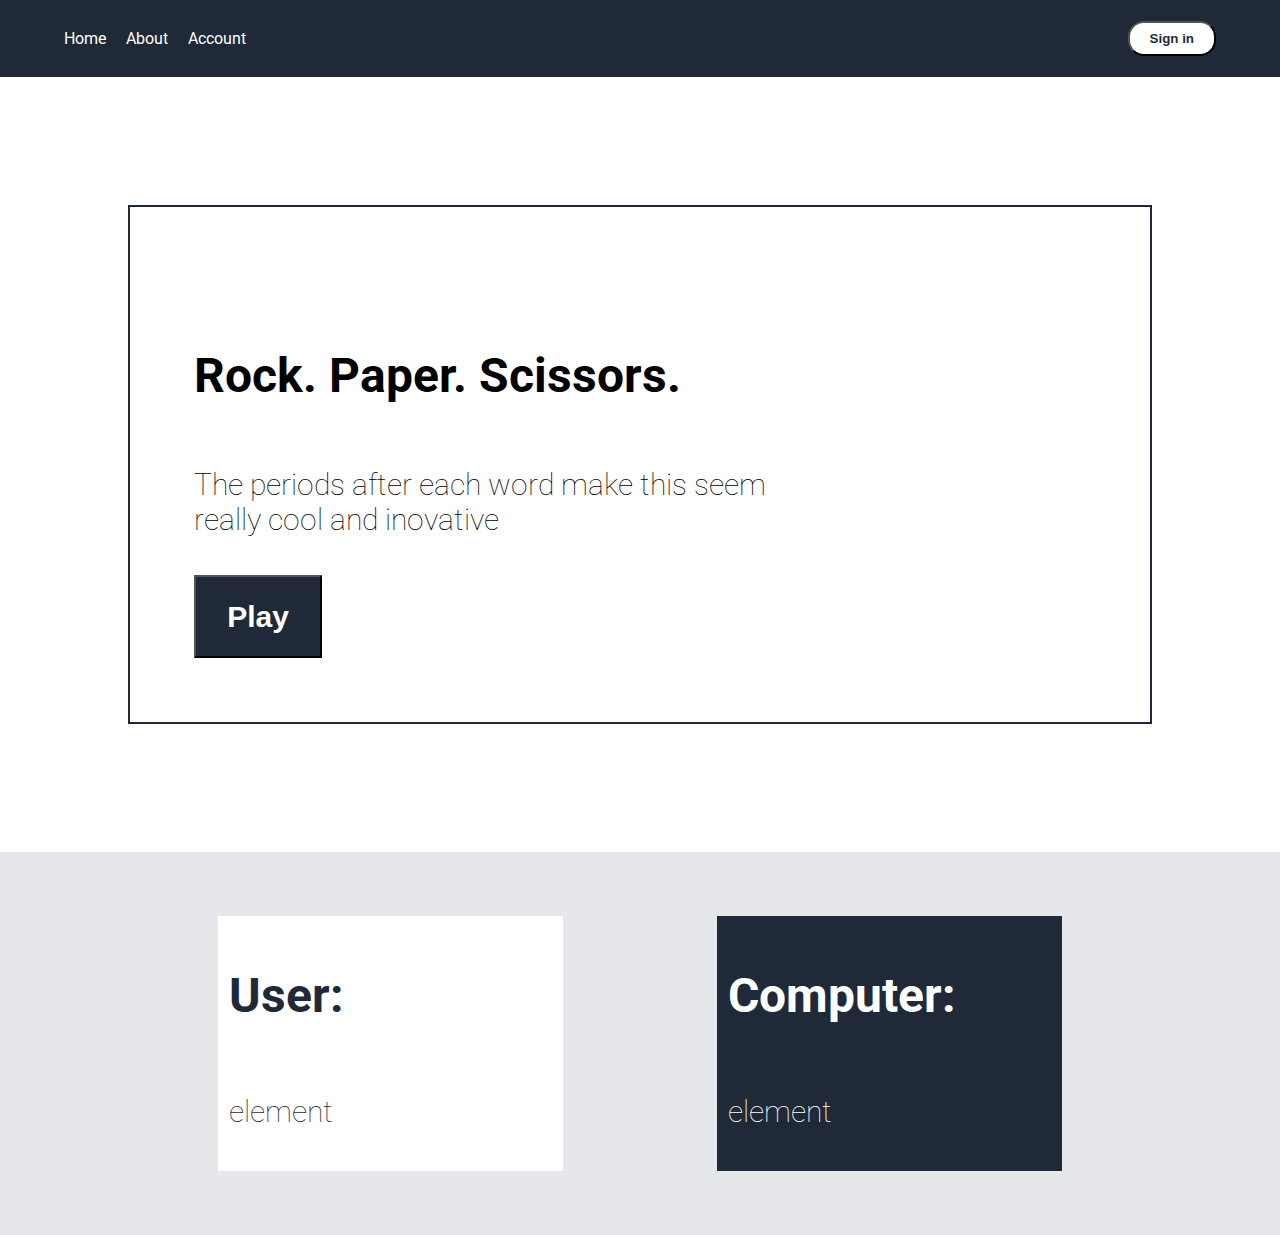
<file: index.html>
<!DOCTYPE html>
    <head>
        <meta charset="UTF-8">
        <title>rock-paper-scissors</title>
        <link rel="preconnect" href="https://fonts.googleapis.com">
        <link rel="preconnect" href="https://fonts.gstatic.com" crossorigin>
        <link href="https://fonts.googleapis.com/css2?family=Roboto:ital,wght@0,300;0,500;0,900;1,300&display=swap" rel="stylesheet">
        <link rel="stylesheet" href="styles.css">
    </head>

    <body>
        <div class="navbar">
            <div class="links">
                <ul>
                    <li><a href="">Home</a></li>
                    <li><a href="">About</a></li>
                    <li><a href="">Account</a></li>
                </ul>
            </div>
            <div class="navbar-button">
                <button>Sign in</button>
            </div>
        </div>

        <div class="content">
            <div class="header">
                <h1>Rock. Paper. Scissors.</h1>
                <p>The periods after each word make this seem really cool and inovative</p>
            </div>
            
            <!-- <div class="input-area">
                <input type="text" class="user-input">
                <button type="submit" class="input-button">Enter</button>
            </div> -->
            <div class="action-button">
                <a href="play.html"><button class="play-button">Play</button></a>
            </div>
        </div>

        <div class="display">
            <div class="user">
                <h2>User:</h2>
                <p class="user-p">element</p>
            </div>

            <div class="computer">
                <h2>Computer:</h2>
                <p>element</p>
            </div>
        </div>

        <script type="text/javascript" src="./exp.js"></script>
    </body>
</html>
</file>
<file: styles.css>
* {
    box-sizing: border-box;
}

/* GENERAL STYLES */

html {
    margin: 0;
    padding: 0;
}
body {
    background-color: white;
    font-family: Roboto, sans-serif;
    margin: 0;
    padding: 0;
}

a {
    text-decoration: none;
    color: white;
}

ul {
    list-style-type: none;
    padding-left: 0;
}

button {
    border-radius: 16px;
    padding: 8px 20px;
    font-weight: bold;
}


/* NAVBAR */

.navbar {
    display: flex;
    justify-content: space-between;
    align-items: center;
    padding: 1% 5%;
    color: white;
    background-color: #1F2937;
}

.navbar button {
    background-color: white;
    color:#1F2937;
}

.links ul{
    display: flex;
    justify-content: center;
    gap: 20px;
}

/* CONTENT SECTION */

.content{
    margin: 10%;
    padding: 5%;
    border: 2px solid #1F2937;
}

.header {
    display: flex;
    flex-direction: column;
    justify-content: center;
    align-items: flex-start;
    margin: 5% auto 1% auto;
}

.header h1 {
    font-size: 3em;
    font-weight: bold;
}

.header p {
    max-width: 70%;
    font-size: 30px;
    font-weight: lighter;
}

.input-area {
    display: flex;
    justify-content: flex-start;
}

.input-button {
    margin: 0 1.5%;
    background-color: #1F2937;
    color: white;
    border: 2px white;
}

.play-button {
    color: white;
    background-color: #1F2937;
    border-radius: 0;
    padding: 2.5% 3.5%;
    font-size: 30px;
}

.element-choices {
    display: flex;
    justify-content: flex-end;
}

.card {
    display: flex;
    flex-direction: column;
    width: 30%;
    height: auto;
    padding: 1%;
    gap: 3%;
    background-color: #1F2937;
    color: white;
    border: 10px solid white;
    flex-grow: 1;
    align-items: center;
}

.card:hover {
    background-color: green;
    cursor: pointer;
}

/* DISPLAY SECTION */

.display {
    display: flex;
    justify-content: space-evenly;
    padding: 5%;
    background-color: #E5E7EB;
}

.display h2 {
    font-size: 3em;
}

.display p {
    font-size: 30px;
    font-weight: lighter;
}

.user, .computer {
    display: flex;
    flex-direction: column;
    width: 30%;
    height: auto;
    padding: 1%;
    
}

.user {
    background-color: white;
    color:#1F2937;
}

.computer {
    background-color: #1F2937;
    color: white
}

.user-score, .computer-score {
    margin-left: 3%;
}

.message {
    display: flex;
    justify-content: center;
    flex-grow: 1;
    margin-left: 0;
    background-color: green;
    max-width: 70%;
    font-size: 30px;
    font-weight: lighter;
}
</file>
